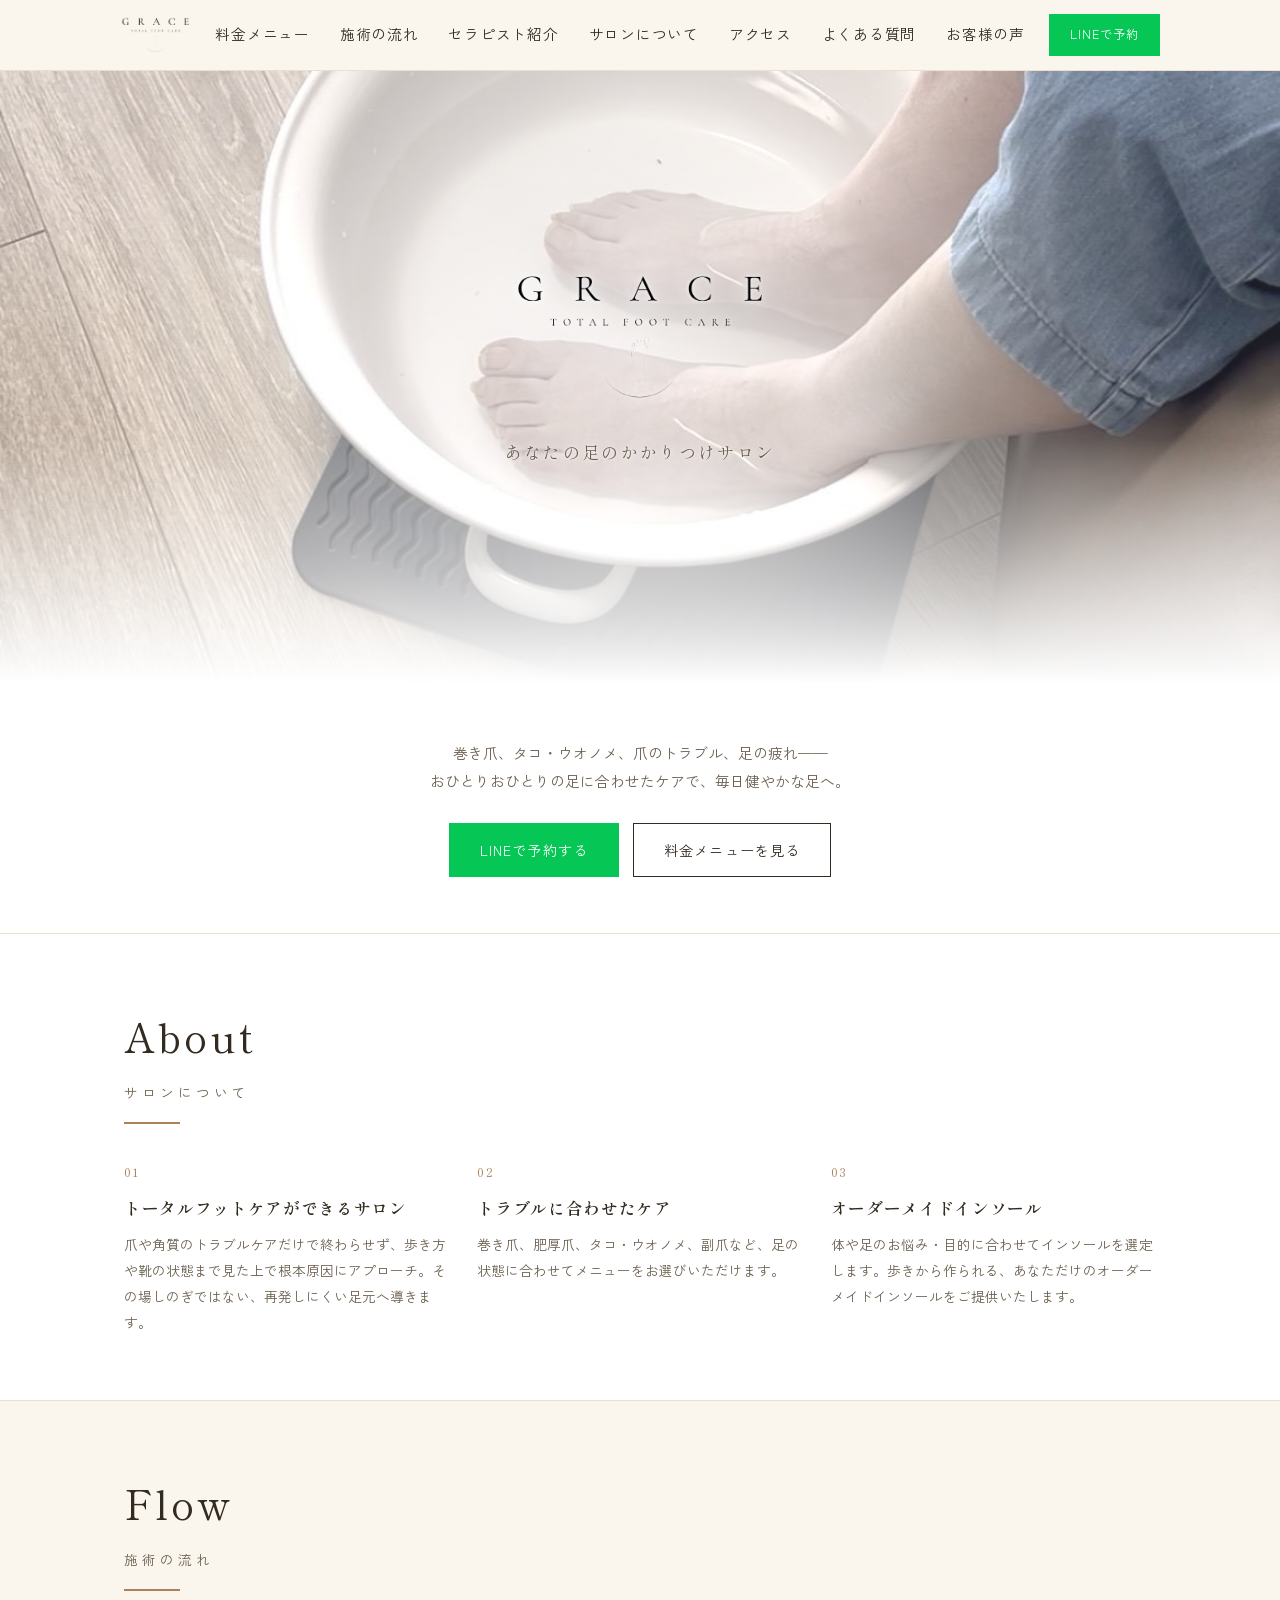
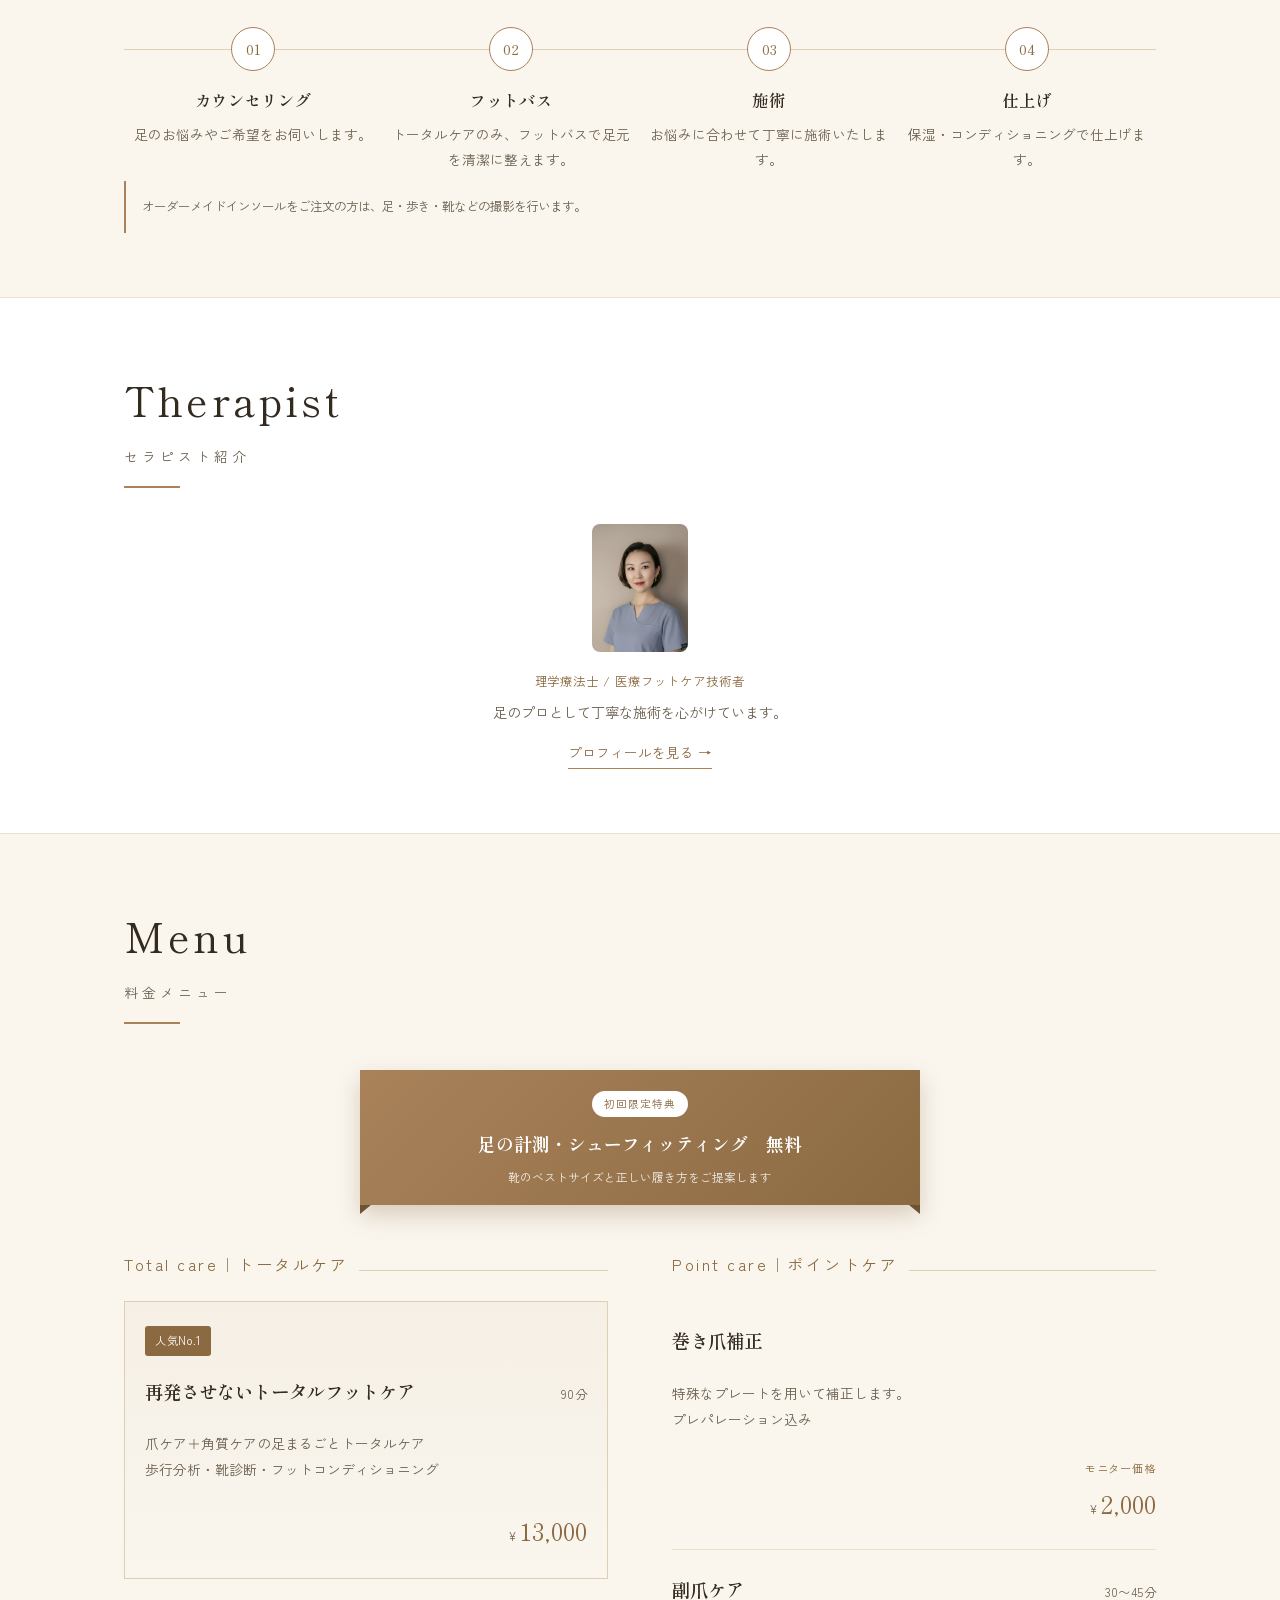
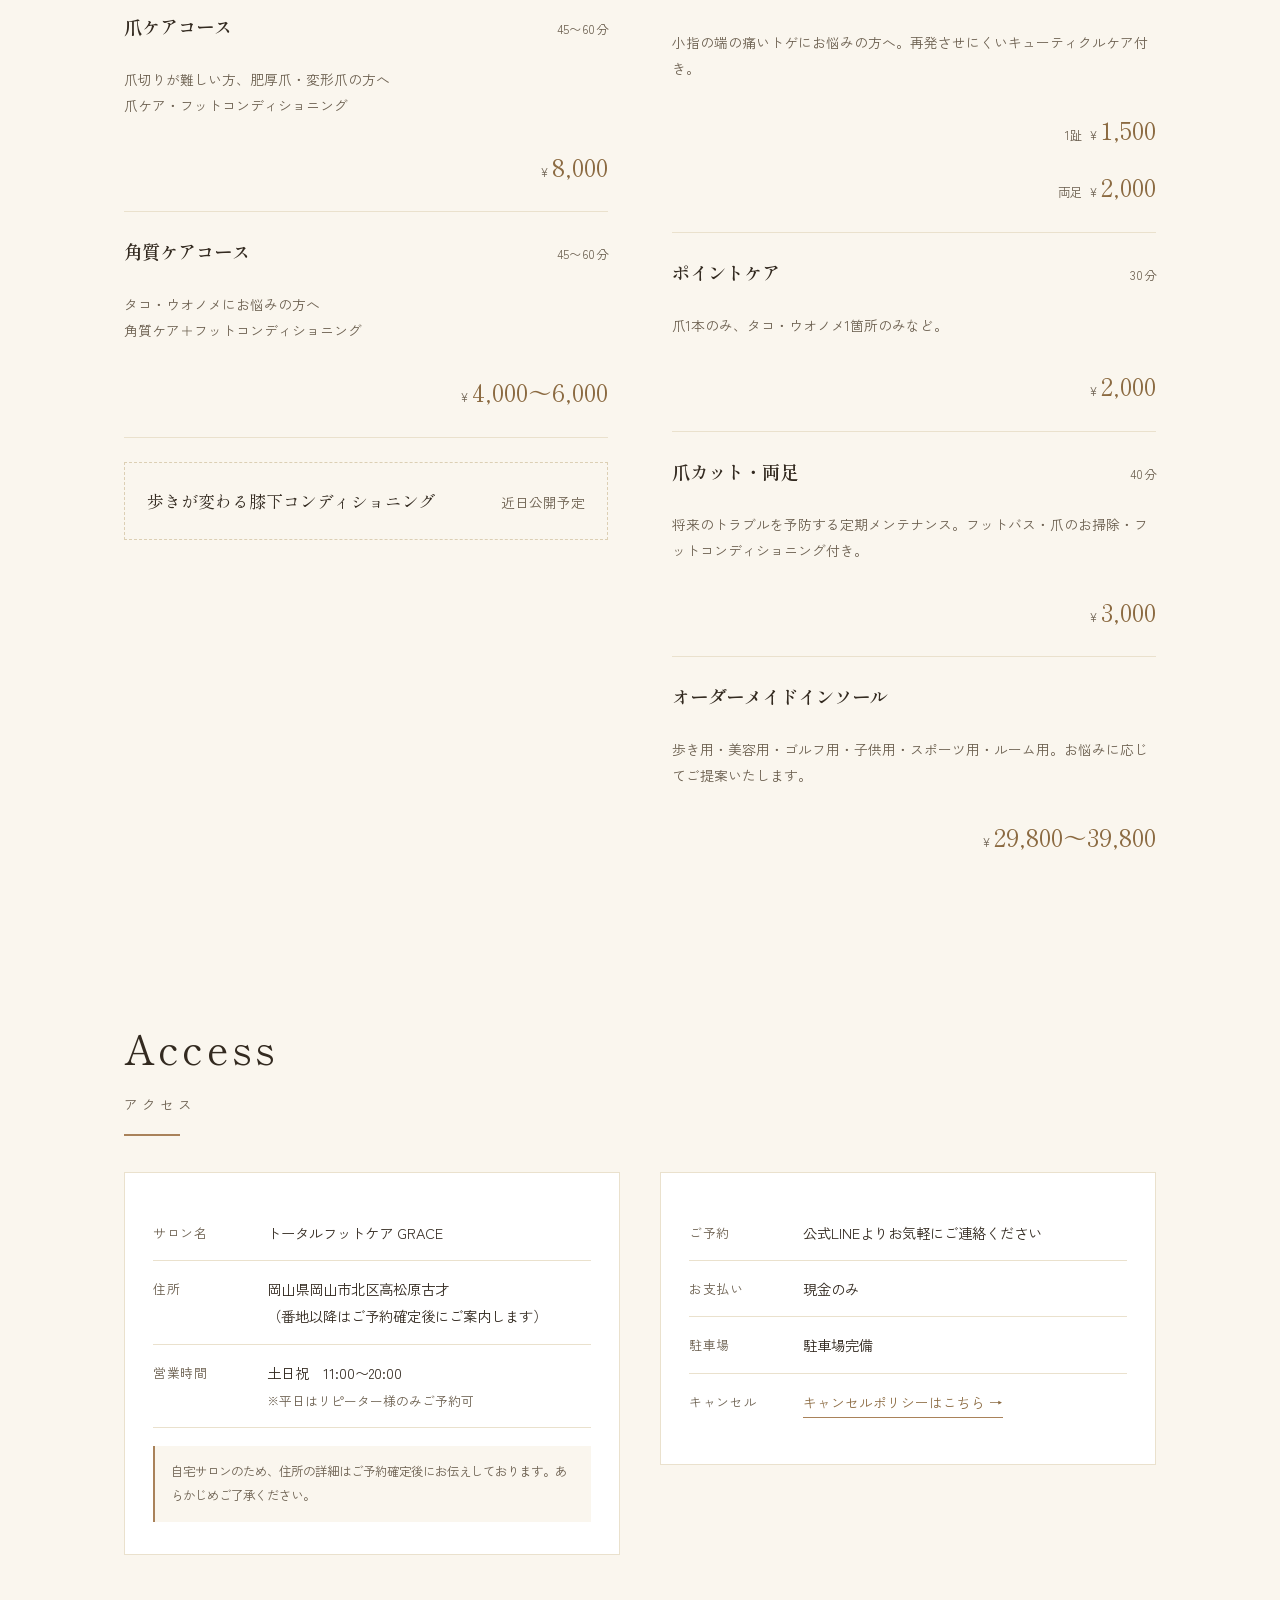
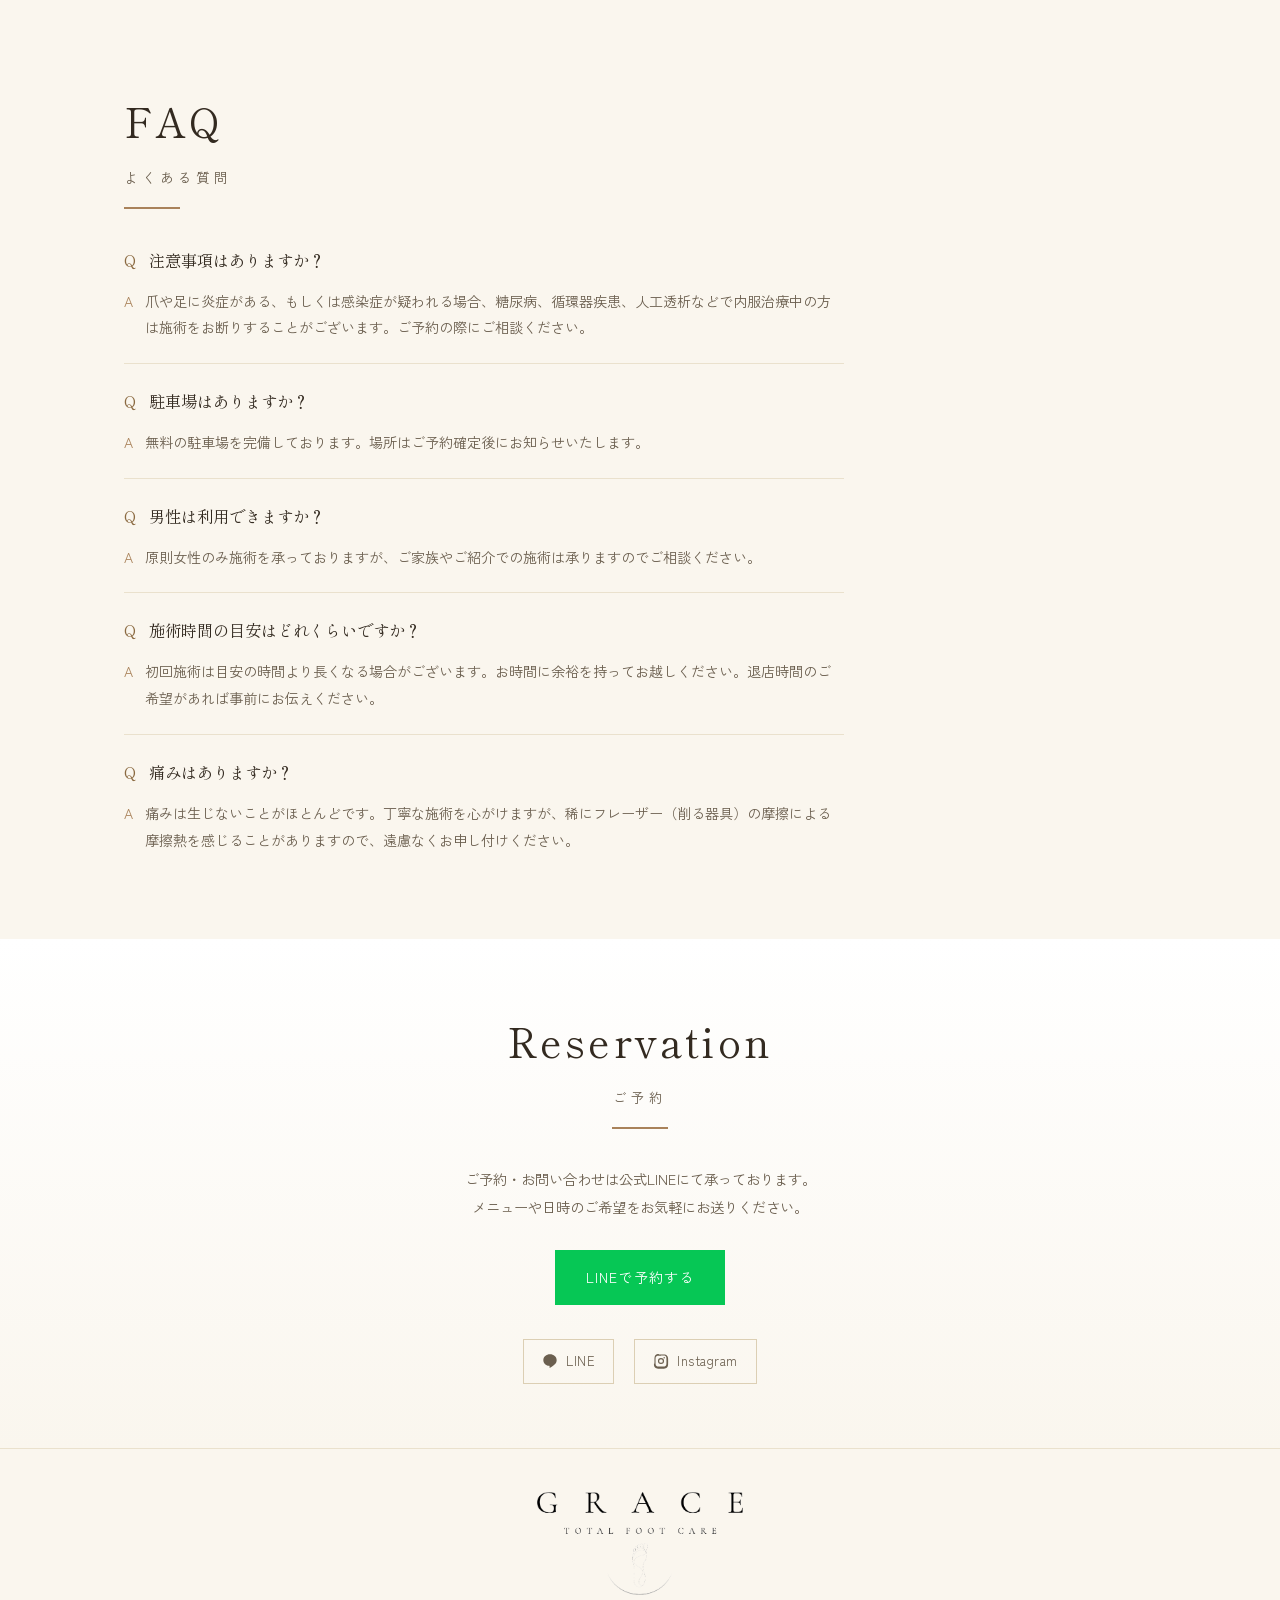
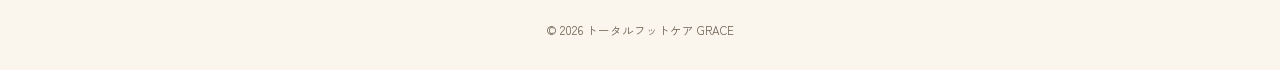
<file: index.html>
<!DOCTYPE html>
<html lang="ja">
<head>
<meta charset="UTF-8">
<meta name="viewport" content="width=device-width, initial-scale=1.0">
<title>トータルフットケア GRACE｜岡山市北区の自宅サロン</title>
<meta name="description" content="岡山市北区のトータルフットケアサロン GRACE。爪ケア・タコウオノメケア・オーダーメイドインソールなど、足のお悩みに寄り添う完全予約制の自宅サロンです。">
<link rel="preconnect" href="https://fonts.googleapis.com">
<link rel="preconnect" href="https://fonts.gstatic.com" crossorigin>
<link href="https://fonts.googleapis.com/css2?family=Shippori+Mincho:wght@400;500;600;700&family=Zen+Kaku+Gothic+New:wght@300;400;500;700&display=swap" rel="stylesheet">
<link rel="stylesheet" href="style.css">
</head>
<body>

<nav class="nav" id="siteNav">
  <div class="nav-inner">
    <a class="nav-brand" href="#top"><img src="logo.png" alt="トータルフットケア GRACE"></a>
    <button class="nav-toggle" id="navToggle" aria-label="メニューを開く" aria-expanded="false">
      <span></span><span></span><span></span>
    </button>
    <div class="nav-links" id="navLinks">
      <a href="#menu">料金メニュー</a>
      <a href="#flow">施術の流れ</a>
      <a href="#therapist">セラピスト紹介</a>
      <a href="#about">サロンについて</a>
      <a href="#access">アクセス</a>
      <a href="#faq">よくある質問</a>
      <a href="voice.html">お客様の声</a>
      <a class="nav-cta-mobile btn btn-line" href="https://lin.ee/wuQMf0Z">LINEで予約する</a>
    </div>
    <a class="nav-cta btn btn-line" href="#reserve" style="padding:8px 20px; font-size:0.78rem;">LINEで予約</a>
  </div>
</nav>

<div id="top"></div>
<header class="hero">
  <div class="hero-slideshow" id="heroSlideshow">
    <img class="hero-slide is-active" src="IMG_4897.jpeg" alt="サロン店内の様子" style="object-position:center 45%;">
    <img class="hero-slide" src="IMG_4895.jpeg" alt="フットケア施術の様子" style="object-position:center 50%;">
    <img class="hero-slide" src="IMG_4894.jpeg" alt="フットバスの様子" style="object-position:center 70%;">
    <img class="hero-slide" src="IMG_4893.jpeg" alt="フットケア施術の様子" style="object-position:center 50%;">
    <img class="hero-slide" src="IMG_4892.jpeg" alt="施術チェアのある個室" style="object-position:center 70%;">
    <img class="hero-slide" src="IMG_4891.jpeg" alt="サロン内観の収納棚" style="object-position:center 50%;">
    <img class="hero-slide" src="IMG_4888.jpeg" alt="サロン内観と施術チェア" style="object-position:center 65%;">
    <img class="hero-slide" src="IMG_4887.jpeg" alt="サロン内観の収納棚" style="object-position:center 55%;">
    <img class="hero-slide" src="IMG_4884.jpeg" alt="施術チェアと観葉植物" style="object-position:center 65%;">
    <img class="hero-slide" src="IMG_4882.jpeg" alt="施術道具と収納棚" style="object-position:center 50%;">
    <div class="hero-fade"></div>
    <div class="hero-overlay-content">
      <img class="hero-logo" src="logo.png" alt="トータルフットケア GRACE ロゴ">
      <p class="hero-tagline">あなたの足のかかりつけサロン</p>
    </div>
  </div>
  <div class="hero-panel">
    <p class="hero-lede">
      巻き爪、タコ・ウオノメ、爪のトラブル、足の疲れ——<br>
      おひとりおひとりの足に合わせたケアで、毎日健やかな足へ。
    </p>
    <div class="hero-buttons">
      <a class="btn btn-line" href="https://lin.ee/wuQMf0Z">LINEで予約する</a>
      <a class="btn btn-outline" href="#menu">料金メニューを見る</a>
    </div>
  </div>
</header>

<section id="about" class="about">
  <div class="wrap">
    <div class="section-head">
      <div class="en">About</div>
      <div class="jp">サロンについて</div>
      <div class="section-divider"></div>
    </div>
    <div class="about-grid">
      <div class="about-item">
        <div class="num">01</div>
        <h3>トータルフットケアができるサロン</h3>
        <p>爪や角質のトラブルケアだけで終わらせず、歩き方や靴の状態まで見た上で根本原因にアプローチ。その場しのぎではない、再発しにくい足元へ導きます。</p>
      </div>
      <div class="about-item">
        <div class="num">02</div>
        <h3>トラブルに合わせたケア</h3>
        <p>巻き爪、肥厚爪、タコ・ウオノメ、副爪など、足の状態に合わせてメニューをお選びいただけます。</p>
      </div>
      <div class="about-item">
        <div class="num">03</div>
        <h3>オーダーメイドインソール</h3>
        <p>体や足のお悩み・目的に合わせてインソールを選定します。歩きから作られる、あなただけのオーダーメイドインソールをご提供いたします。</p>
      </div>
    </div>
  </div>
</section>

<section id="flow">
  <div class="wrap">
    <div class="section-head">
      <div class="en">Flow</div>
      <div class="jp">施術の流れ</div>
      <div class="section-divider"></div>
    </div>
    <div class="process-grid">
      <div class="process-item">
        <div class="num">01</div>
        <div class="process-body">
          <h3>カウンセリング</h3>
          <p>足のお悩みやご希望をお伺いします。</p>
        </div>
      </div>
      <div class="process-item">
        <div class="num">02</div>
        <div class="process-body">
          <h3>フットバス</h3>
          <p>トータルケアのみ、フットバスで足元を清潔に整えます。</p>
        </div>
      </div>
      <div class="process-item">
        <div class="num">03</div>
        <div class="process-body">
          <h3>施術</h3>
          <p>お悩みに合わせて丁寧に施術いたします。</p>
        </div>
      </div>
      <div class="process-item">
        <div class="num">04</div>
        <div class="process-body">
          <h3>仕上げ</h3>
          <p>保湿・コンディショニングで仕上げます。</p>
        </div>
      </div>
    </div>
    <div class="process-note">
      オーダーメイドインソールをご注文の方は、足・歩き・靴などの撮影を行います。
    </div>
  </div>
</section>

<section id="therapist" style="background:var(--paper); border-top:1px solid var(--line-soft); border-bottom:1px solid var(--line-soft);">
  <div class="wrap">
    <div class="section-head">
      <div class="en">Therapist</div>
      <div class="jp">セラピスト紹介</div>
      <div class="section-divider"></div>
    </div>
    <div class="therapist-teaser">
      <img class="therapist-teaser-photo" src="therapist-photo.jpg" alt="セラピストの写真">
      <div class="therapist-teaser-text">
        <div class="therapist-role">理学療法士 / 医療フットケア技術者</div>
        <p>足のプロとして丁寧な施術を心がけています。</p>
        <a class="link-more" href="therapist.html">プロフィールを見る →</a>
      </div>
    </div>
  </div>
</section>

<section id="menu">
  <div class="wrap">
    <div class="section-head">
      <div class="en">Menu</div>
      <div class="jp">料金メニュー</div>
      <div class="section-divider"></div>
    </div>

    <div class="offer-wrap">
      <div class="offer-ribbon">
        <div>
          <span class="offer-badge">初回限定特典</span>
          <div class="offer-text">足の計測・シューフィッティング　無料</div>
          <div class="offer-sub">靴のベストサイズと正しい履き方をご提案します</div>
        </div>
      </div>
    </div>

    <div class="menu-groups">

      <!-- Total care -->
      <div>
        <div class="menu-group-title">Total care｜トータルケア</div>

        <div class="menu-item featured">
          <span class="badge">人気No.1</span>
          <div class="menu-item-top">
            <span class="menu-item-name">再発させないトータルフットケア</span>
            <span class="menu-item-time">90分</span>
          </div>
          <p class="menu-item-desc">
            爪ケア＋角質ケアの足まるごとトータルケア<br>
            歩行分析・靴診断・フットコンディショニング
          </p>
          <div class="menu-item-price-block">
            <span class="menu-item-price"><small>¥</small>13,000</span>
          </div>
        </div>

        <div class="menu-item">
          <div class="menu-item-top">
            <span class="menu-item-name">爪ケアコース</span>
            <span class="menu-item-time">45〜60分</span>
          </div>
          <p class="menu-item-desc">
            爪切りが難しい方、肥厚爪・変形爪の方へ<br>
            爪ケア・フットコンディショニング
          </p>
          <div class="menu-item-price-block">
            <span class="menu-item-price"><small>¥</small>8,000</span>
          </div>
        </div>

        <div class="menu-item">
          <div class="menu-item-top">
            <span class="menu-item-name">角質ケアコース</span>
            <span class="menu-item-time">45〜60分</span>
          </div>
          <p class="menu-item-desc">
            タコ・ウオノメにお悩みの方へ<br>
            角質ケア＋フットコンディショニング
          </p>
          <div class="menu-item-price-block">
            <span class="menu-item-price"><small>¥</small>4,000〜6,000</span>
          </div>
        </div>

        <div class="soon">
          <span class="name">歩きが変わる膝下コンディショニング</span>
          <span>近日公開予定</span>
        </div>
      </div>

      <!-- Point care -->
      <div>
        <div class="menu-group-title">Point care｜ポイントケア</div>

        <div class="menu-item">
          <div class="menu-item-top">
            <span class="menu-item-name">巻き爪補正</span>
          </div>
          <p class="menu-item-desc">
            特殊なプレートを用いて補正します。<br>
            プレパレーション込み
          </p>
          <div class="menu-item-price-block">
            <span class="price-label">モニター価格</span>
            <span class="menu-item-price"><small>¥</small>2,000</span>
          </div>
        </div>

        <div class="menu-item">
          <div class="menu-item-top">
            <span class="menu-item-name">副爪ケア</span>
            <span class="menu-item-time">30〜45分</span>
          </div>
          <p class="menu-item-desc">小指の端の痛いトゲにお悩みの方へ。再発させにくいキューティクルケア付き。</p>
          <div class="menu-item-price-row">
            <span class="menu-item-sub">1趾</span>
            <span class="menu-item-price"><small>¥</small>1,500</span>
          </div>
          <div class="menu-item-price-row">
            <span class="menu-item-sub">両足</span>
            <span class="menu-item-price"><small>¥</small>2,000</span>
          </div>
        </div>

        <div class="menu-item">
          <div class="menu-item-top">
            <span class="menu-item-name">ポイントケア</span>
            <span class="menu-item-time">30分</span>
          </div>
          <p class="menu-item-desc">爪1本のみ、タコ・ウオノメ1箇所のみなど。</p>
          <div class="menu-item-price-block">
            <span class="menu-item-price"><small>¥</small>2,000</span>
          </div>
        </div>

        <div class="menu-item">
          <div class="menu-item-top">
            <span class="menu-item-name">爪カット・両足</span>
            <span class="menu-item-time">40分</span>
          </div>
          <p class="menu-item-desc">将来のトラブルを予防する定期メンテナンス。フットバス・爪のお掃除・フットコンディショニング付き。</p>
          <div class="menu-item-price-block">
            <span class="menu-item-price"><small>¥</small>3,000</span>
          </div>
        </div>

        <div class="menu-item" style="border-bottom:none;">
          <div class="menu-item-top">
            <span class="menu-item-name">オーダーメイドインソール</span>
          </div>
          <p class="menu-item-desc">歩き用・美容用・ゴルフ用・子供用・スポーツ用・ルーム用。お悩みに応じてご提案いたします。</p>
          <div class="menu-item-price-row">
            <span class="menu-item-price"><small>¥</small>29,800〜39,800</span>
          </div>
        </div>
      </div>

    </div>
  </div>
</section>

<section id="access">
  <div class="wrap">
    <div class="section-head">
      <div class="en">Access</div>
      <div class="jp">アクセス</div>
      <div class="section-divider"></div>
    </div>

    <div class="access-layout">
      <div class="access-card">
        <div class="access-row">
          <span class="k">サロン名</span>
          <span class="v">トータルフットケア GRACE</span>
        </div>
        <div class="access-row">
          <span class="k">住所</span>
          <span class="v">岡山県岡山市北区高松原古才<br>（番地以降はご予約確定後にご案内します）</span>
        </div>
        <div class="access-row">
          <span class="k">営業時間</span>
          <span class="v">土日祝　11:00〜20:00<br><span style="font-size:0.8rem; color:var(--ink-soft);">※平日はリピーター様のみご予約可</span></span>
        </div>
        <div class="note">
          自宅サロンのため、住所の詳細はご予約確定後にお伝えしております。あらかじめご了承ください。
        </div>
      </div>
      <div class="access-card">
        <div class="access-row">
          <span class="k">ご予約</span>
          <span class="v">公式LINEよりお気軽にご連絡ください</span>
        </div>
        <div class="access-row">
          <span class="k">お支払い</span>
          <span class="v">現金のみ</span>
        </div>
        <div class="access-row">
          <span class="k">駐車場</span>
          <span class="v">駐車場完備</span>
        </div>
        <div class="access-row">
          <span class="k">キャンセル</span>
          <span class="v"><a class="link-more" href="cancel-policy.html">キャンセルポリシーはこちら →</a></span>
        </div>
      </div>
    </div>
  </div>
</section>

<section id="faq">
  <div class="wrap">
    <div class="section-head">
      <div class="en">FAQ</div>
      <div class="jp">よくある質問</div>
      <div class="section-divider"></div>
    </div>

    <div class="faq-list">
      <div class="faq-item">
        <div class="faq-q"><span class="mark">Q</span><span>注意事項はありますか？</span></div>
        <div class="faq-a"><span class="mark">A</span><span>爪や足に炎症がある、もしくは感染症が疑われる場合、糖尿病、循環器疾患、人工透析などで内服治療中の方は施術をお断りすることがございます。ご予約の際にご相談ください。</span></div>
      </div>
      <div class="faq-item">
        <div class="faq-q"><span class="mark">Q</span><span>駐車場はありますか？</span></div>
        <div class="faq-a"><span class="mark">A</span><span>無料の駐車場を完備しております。場所はご予約確定後にお知らせいたします。</span></div>
      </div>
      <div class="faq-item">
        <div class="faq-q"><span class="mark">Q</span><span>男性は利用できますか？</span></div>
        <div class="faq-a"><span class="mark">A</span><span>原則女性のみ施術を承っておりますが、ご家族やご紹介での施術は承りますのでご相談ください。</span></div>
      </div>
      <div class="faq-item">
        <div class="faq-q"><span class="mark">Q</span><span>施術時間の目安はどれくらいですか？</span></div>
        <div class="faq-a"><span class="mark">A</span><span>初回施術は目安の時間より長くなる場合がございます。お時間に余裕を持ってお越しください。退店時間のご希望があれば事前にお伝えください。</span></div>
      </div>
      <div class="faq-item">
        <div class="faq-q"><span class="mark">Q</span><span>痛みはありますか？</span></div>
        <div class="faq-a"><span class="mark">A</span><span>痛みは生じないことがほとんどです。丁寧な施術を心がけますが、稀にフレーザー（削る器具）の摩擦による摩擦熱を感じることがありますので、遠慮なくお申し付けください。</span></div>
      </div>
    </div>
  </div>
</section>

<section id="reserve" class="reserve">
  <div class="wrap">
    <div class="section-head" style="text-align:center;">
      <div class="en">Reservation</div>
      <div class="jp">ご予約</div>
      <div class="section-divider" style="margin-left:auto; margin-right:auto;"></div>
    </div>
    <p>ご予約・お問い合わせは公式LINEにて承っております。<br>メニューや日時のご希望をお気軽にお送りください。</p>
    <div class="hero-buttons">
      <a class="btn btn-line" href="https://lin.ee/wuQMf0Z">LINEで予約する</a>
    </div>

    <div class="sns-row">
      <a class="sns-link" href="https://lin.ee/wuQMf0Z">
        <svg viewBox="0 0 24 24"><path d="M12 2C6.48 2 2 5.94 2 10.7c0 4.27 3.6 7.85 8.44 8.55.33.07.78.22.9.5.1.26.07.66.03.92l-.14.87c-.04.26-.2 1 .87.55 1.08-.46 5.8-3.42 7.9-5.85C21.5 14.02 22 12.4 22 10.7 22 5.94 17.52 2 12 2z"/></svg>
        LINE
      </a>
      <a class="sns-link" href="https://www.instagram.com/footcare_grace?stkn=cjIyN3F4c3U5N2Vq&utm_source=qr">
        <svg viewBox="0 0 24 24"><path d="M12 2.2c2.9 0 3.3 0 4.4.06 1.1.05 1.9.24 2.6.5.7.27 1.3.65 1.9 1.25.6.6.98 1.2 1.25 1.9.26.7.45 1.5.5 2.6.05 1.1.06 1.5.06 4.4s0 3.3-.06 4.4c-.05 1.1-.24 1.9-.5 2.6a5.2 5.2 0 0 1-1.25 1.9 5.2 5.2 0 0 1-1.9 1.25c-.7.26-1.5.45-2.6.5-1.1.05-1.5.06-4.4.06s-3.3 0-4.4-.06c-1.1-.05-1.9-.24-2.6-.5a5.2 5.2 0 0 1-1.9-1.25 5.2 5.2 0 0 1-1.25-1.9c-.26-.7-.45-1.5-.5-2.6C2.2 15.3 2.2 14.9 2.2 12s0-3.3.06-4.4c.05-1.1.24-1.9.5-2.6.27-.7.65-1.3 1.25-1.9.6-.6 1.2-.98 1.9-1.25.7-.26 1.5-.45 2.6-.5C8.7 2.2 9.1 2.2 12 2.2zm0 1.8c-2.85 0-3.2 0-4.3.06-.9.04-1.4.2-1.72.33-.43.17-.74.37-1.06.7-.32.32-.52.63-.7 1.06-.13.32-.29.82-.33 1.72C3.83 8.8 3.83 9.15 3.83 12s0 3.2.06 4.3c.04.9.2 1.4.33 1.72.17.43.37.74.7 1.06.32.32.63.52 1.06.7.32.13.82.29 1.72.33 1.1.06 1.45.06 4.3.06s3.2 0 4.3-.06c.9-.04 1.4-.2 1.72-.33.43-.17.74-.37 1.06-.7.32-.32.52-.63.7-1.06.13-.32.29-.82.33-1.72.06-1.1.06-1.45.06-4.3s0-3.2-.06-4.3c-.04-.9-.2-1.4-.33-1.72a2.8 2.8 0 0 0-.7-1.06 2.8 2.8 0 0 0-1.06-.7c-.32-.13-.82-.29-1.72-.33-1.1-.06-1.45-.06-4.3-.06zm0 3.4a4.6 4.6 0 1 1 0 9.2 4.6 4.6 0 0 1 0-9.2zm0 1.8a2.8 2.8 0 1 0 0 5.6 2.8 2.8 0 0 0 0-5.6zm5.85-2a1.08 1.08 0 1 1-2.16 0 1.08 1.08 0 0 1 2.16 0z"/></svg>
        Instagram
      </a>
    </div>
  </div>
</section>

<footer>
  <div class="wrap">
    <img class="footer-logo-img" src="logo.png" alt="トータルフットケア GRACE">
    <div class="footer-copy">&copy; 2026 トータルフットケア GRACE</div>
  </div>
</footer>

<script>
(function(){
  var slides = document.querySelectorAll('#heroSlideshow .hero-slide');
  if(!slides.length) return;
  var current = 0;
  setInterval(function(){
    slides[current].classList.remove('is-active');
    current = (current + 1) % slides.length;
    slides[current].classList.add('is-active');
  }, 2600);
})();
(function(){
  var nav = document.getElementById('siteNav');
  var toggle = document.getElementById('navToggle');
  var links = document.getElementById('navLinks');
  if(!nav || !toggle || !links) return;
  toggle.addEventListener('click', function(){
    var open = nav.classList.toggle('is-open');
    toggle.setAttribute('aria-expanded', open ? 'true' : 'false');
  });
  links.querySelectorAll('a').forEach(function(a){
    a.addEventListener('click', function(){
      nav.classList.remove('is-open');
      toggle.setAttribute('aria-expanded', 'false');
    });
  });
})();
</script>
</body>
</html>
</file>
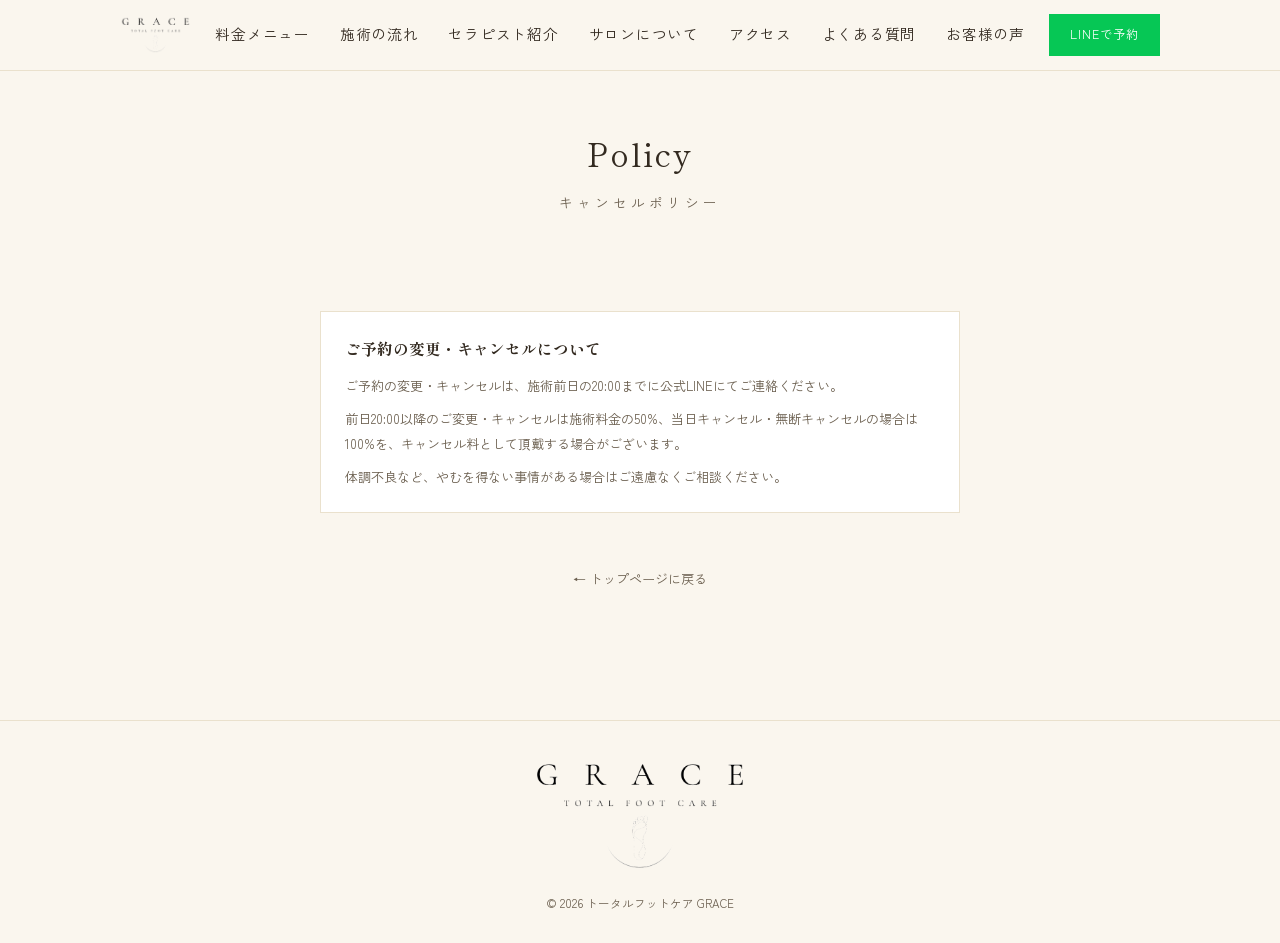
<file: cancel-policy.html>
<!DOCTYPE html>
<html lang="ja">
<head>
<meta charset="UTF-8">
<meta name="viewport" content="width=device-width, initial-scale=1.0">
<title>キャンセルポリシー｜トータルフットケア GRACE</title>
<meta name="description" content="トータルフットケア GRACEのご予約キャンセルポリシーについてのご案内です。">
<link rel="preconnect" href="https://fonts.googleapis.com">
<link rel="preconnect" href="https://fonts.gstatic.com" crossorigin>
<link href="https://fonts.googleapis.com/css2?family=Shippori+Mincho:wght@400;500;600;700&family=Zen+Kaku+Gothic+New:wght@300;400;500;700&display=swap" rel="stylesheet">
<link rel="stylesheet" href="style.css">
</head>
<body>

<nav class="nav" id="siteNav">
  <div class="nav-inner">
    <a class="nav-brand" href="index.html"><img src="logo.png" alt="トータルフットケア GRACE"></a>
    <button class="nav-toggle" id="navToggle" aria-label="メニューを開く" aria-expanded="false">
      <span></span><span></span><span></span>
    </button>
    <div class="nav-links" id="navLinks">
      <a href="index.html#menu">料金メニュー</a>
      <a href="index.html#flow">施術の流れ</a>
      <a href="therapist.html">セラピスト紹介</a>
      <a href="index.html#about">サロンについて</a>
      <a href="index.html#access">アクセス</a>
      <a href="index.html#faq">よくある質問</a>
      <a href="voice.html">お客様の声</a>
      <a class="nav-cta-mobile btn btn-line" href="https://lin.ee/wuQMf0Z">LINEで予約する</a>
    </div>
    <a class="nav-cta btn btn-line" href="index.html#reserve" style="padding:8px 20px; font-size:0.78rem;">LINEで予約</a>
  </div>
</nav>

<section class="subpage-hero">
  <div class="wrap">
    <div class="en">Policy</div>
    <div class="jp">キャンセルポリシー</div>
  </div>
</section>

<section>
  <div class="wrap">
    <div class="subpage-body">
      <div class="policy-note" style="max-width:100%; margin-top:0;">
        <h4>ご予約の変更・キャンセルについて</h4>
        <p>ご予約の変更・キャンセルは、施術前日の20:00までに公式LINEにてご連絡ください。</p>
        <p>前日20:00以降のご変更・キャンセルは施術料金の50%、当日キャンセル・無断キャンセルの場合は100%を、キャンセル料として頂戴する場合がございます。</p>
        <p>体調不良など、やむを得ない事情がある場合はご遠慮なくご相談ください。</p>
      </div>
      <div style="text-align:center; margin-top:32px;">
        <a class="back-link" href="index.html">← トップページに戻る</a>
      </div>
    </div>
  </div>
</section>

<footer>
  <div class="wrap">
    <img class="footer-logo-img" src="logo.png" alt="トータルフットケア GRACE">
    <div class="footer-copy">&copy; 2026 トータルフットケア GRACE</div>
  </div>
</footer>

<script>
(function(){
  var nav = document.getElementById('siteNav');
  var toggle = document.getElementById('navToggle');
  var links = document.getElementById('navLinks');
  if(!nav || !toggle || !links) return;
  toggle.addEventListener('click', function(){
    var open = nav.classList.toggle('is-open');
    toggle.setAttribute('aria-expanded', open ? 'true' : 'false');
  });
  links.querySelectorAll('a').forEach(function(a){
    a.addEventListener('click', function(){
      nav.classList.remove('is-open');
      toggle.setAttribute('aria-expanded', 'false');
    });
  });
})();
</script>
</body>
</html>
</file>
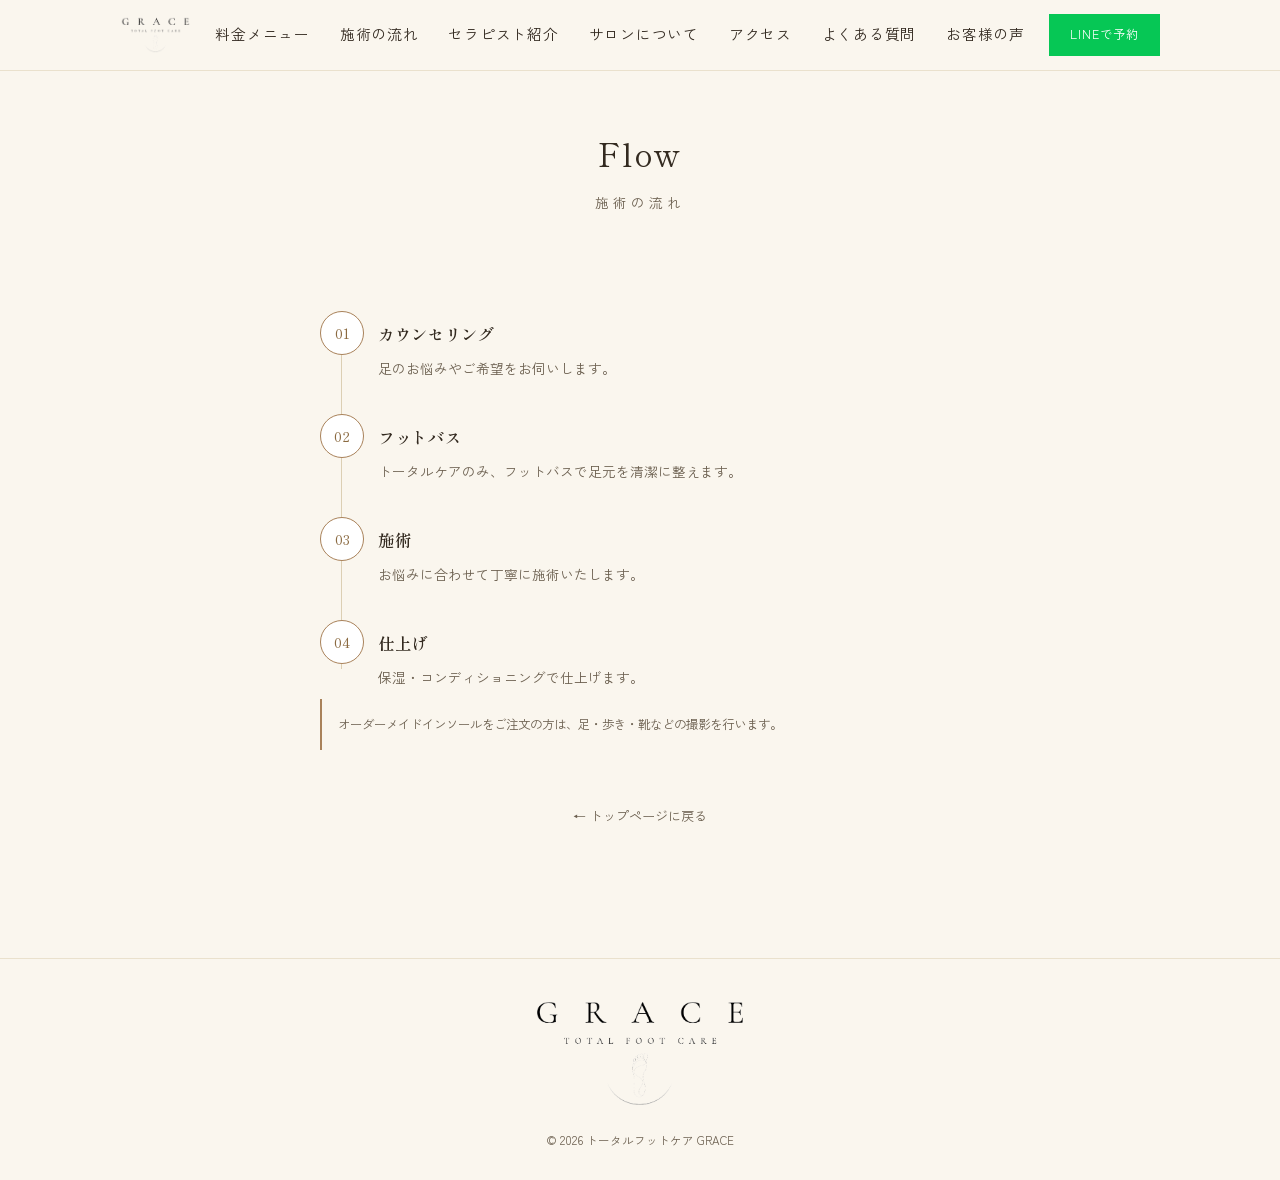
<file: flow.html>
<!DOCTYPE html>
<html lang="ja">
<head>
<meta charset="UTF-8">
<meta name="viewport" content="width=device-width, initial-scale=1.0">
<title>施術の流れ｜トータルフットケア GRACE</title>
<meta name="description" content="トータルフットケア GRACEでの施術の流れをご紹介します。">
<link rel="preconnect" href="https://fonts.googleapis.com">
<link rel="preconnect" href="https://fonts.gstatic.com" crossorigin>
<link href="https://fonts.googleapis.com/css2?family=Shippori+Mincho:wght@400;500;600;700&family=Zen+Kaku+Gothic+New:wght@300;400;500;700&display=swap" rel="stylesheet">
<link rel="stylesheet" href="style.css">
<style>
  /* This page is always a vertical timeline, even on wide screens */
  .process-grid{ flex-direction:column !important; }
  .process-grid::before{ left:21px !important; right:auto !important; top:22px !important; bottom:22px !important; width:1px !important; height:auto !important; }
  .process-item{ flex-direction:row !important; align-items:flex-start !important; text-align:left !important; padding:0 0 32px 0 !important; }
  .process-item:last-child{ padding-bottom:0 !important; }
  .process-item .process-body{ padding-top:8px !important; }
</style>
</head>
<body>

<nav class="nav" id="siteNav">
  <div class="nav-inner">
    <a class="nav-brand" href="index.html"><img src="logo.png" alt="トータルフットケア GRACE"></a>
    <button class="nav-toggle" id="navToggle" aria-label="メニューを開く" aria-expanded="false">
      <span></span><span></span><span></span>
    </button>
    <div class="nav-links" id="navLinks">
      <a href="index.html#menu">料金メニュー</a>
      <a href="flow.html">施術の流れ</a>
      <a href="therapist.html">セラピスト紹介</a>
      <a href="index.html#about">サロンについて</a>
      <a href="index.html#access">アクセス</a>
      <a href="index.html#faq">よくある質問</a>
      <a href="voice.html">お客様の声</a>
      <a class="nav-cta-mobile btn btn-line" href="https://lin.ee/wuQMf0Z">LINEで予約する</a>
    </div>
    <a class="nav-cta btn btn-line" href="index.html#reserve" style="padding:8px 20px; font-size:0.78rem;">LINEで予約</a>
  </div>
</nav>

<section class="subpage-hero">
  <div class="wrap">
    <div class="en">Flow</div>
    <div class="jp">施術の流れ</div>
  </div>
</section>

<section>
  <div class="wrap">
    <div class="subpage-body">
      <div class="process-grid" style="flex-direction:column;">
        <div class="process-item">
          <div class="num">01</div>
          <div class="process-body">
            <h3>カウンセリング</h3>
            <p>足のお悩みやご希望をお伺いします。</p>
          </div>
        </div>
        <div class="process-item">
          <div class="num">02</div>
          <div class="process-body">
            <h3>フットバス</h3>
            <p>トータルケアのみ、フットバスで足元を清潔に整えます。</p>
          </div>
        </div>
        <div class="process-item">
          <div class="num">03</div>
          <div class="process-body">
            <h3>施術</h3>
            <p>お悩みに合わせて丁寧に施術いたします。</p>
          </div>
        </div>
        <div class="process-item">
          <div class="num">04</div>
          <div class="process-body">
            <h3>仕上げ</h3>
            <p>保湿・コンディショニングで仕上げます。</p>
          </div>
        </div>
      </div>
      <div class="process-note">
        オーダーメイドインソールをご注文の方は、足・歩き・靴などの撮影を行います。
      </div>
      <div style="text-align:center; margin-top:32px;">
        <a class="back-link" href="index.html">← トップページに戻る</a>
      </div>
    </div>
  </div>
</section>

<footer>
  <div class="wrap">
    <img class="footer-logo-img" src="logo.png" alt="トータルフットケア GRACE">
    <div class="footer-copy">&copy; 2026 トータルフットケア GRACE</div>
  </div>
</footer>

<script>
(function(){
  var nav = document.getElementById('siteNav');
  var toggle = document.getElementById('navToggle');
  var links = document.getElementById('navLinks');
  if(!nav || !toggle || !links) return;
  toggle.addEventListener('click', function(){
    var open = nav.classList.toggle('is-open');
    toggle.setAttribute('aria-expanded', open ? 'true' : 'false');
  });
  links.querySelectorAll('a').forEach(function(a){
    a.addEventListener('click', function(){
      nav.classList.remove('is-open');
      toggle.setAttribute('aria-expanded', 'false');
    });
  });
})();
</script>
</body>
</html>
</file>
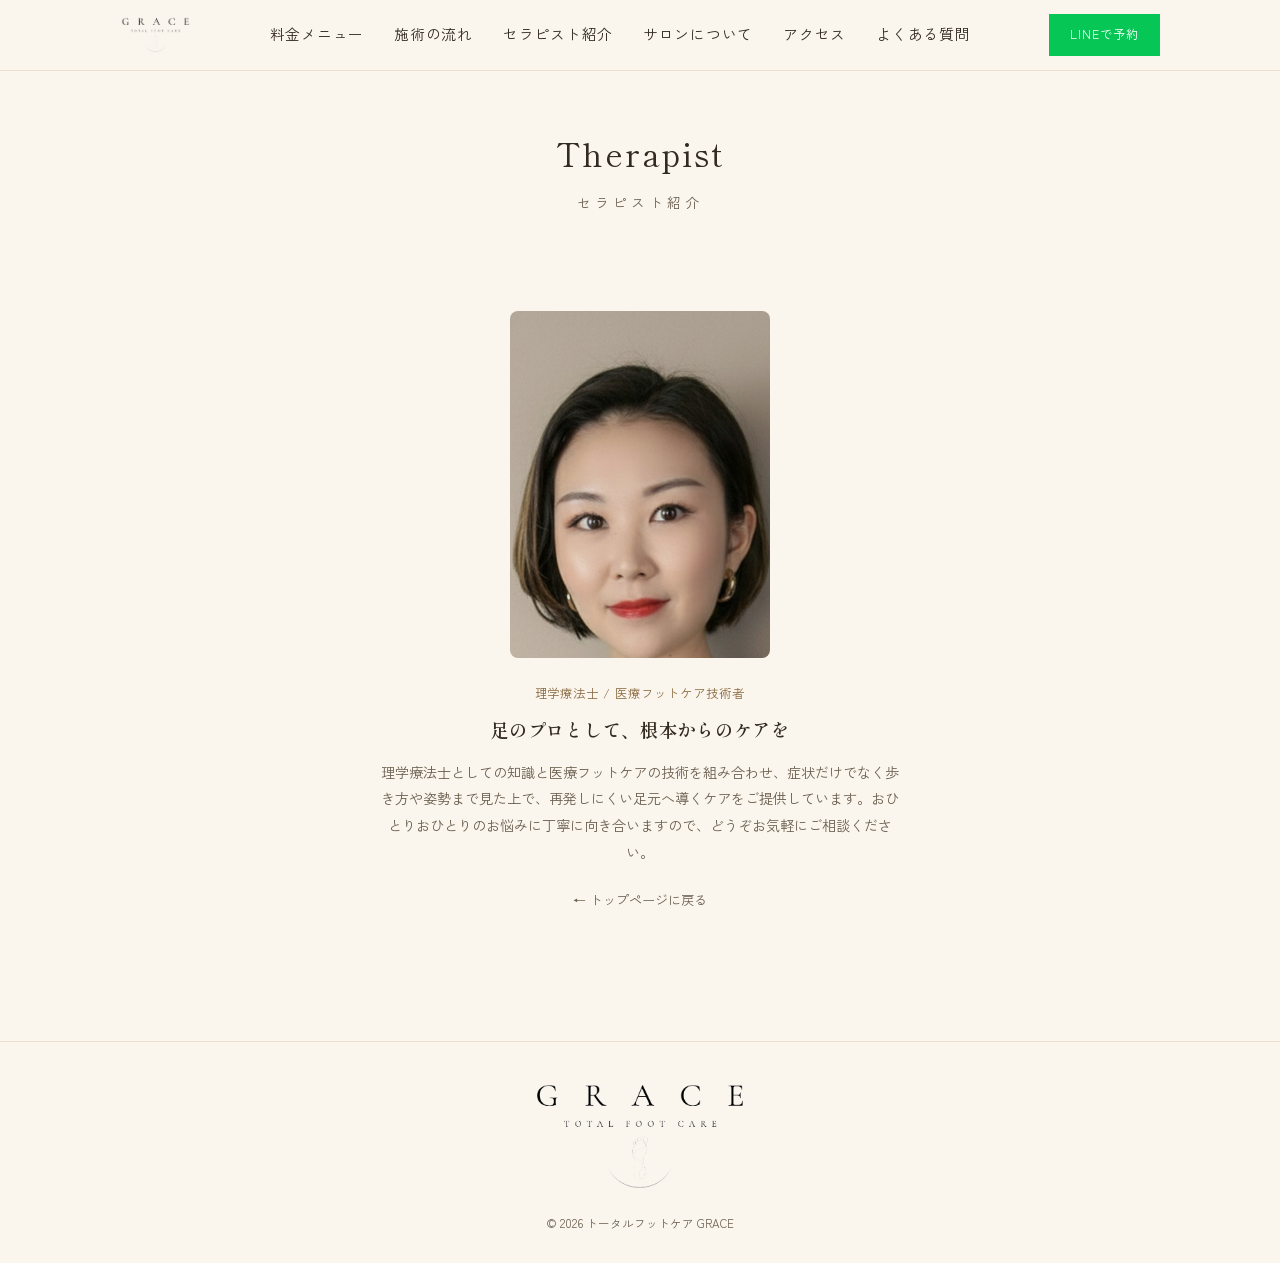
<file: therapist.html>
<!DOCTYPE html>
<html lang="ja">
<head>
<meta charset="UTF-8">
<meta name="viewport" content="width=device-width, initial-scale=1.0">
<title>セラピスト紹介｜トータルフットケア GRACE</title>
<meta name="description" content="トータルフットケア GRACEのセラピスト紹介ページです。">
<link rel="preconnect" href="https://fonts.googleapis.com">
<link rel="preconnect" href="https://fonts.gstatic.com" crossorigin>
<link href="https://fonts.googleapis.com/css2?family=Shippori+Mincho:wght@400;500;600;700&family=Zen+Kaku+Gothic+New:wght@300;400;500;700&display=swap" rel="stylesheet">
<link rel="stylesheet" href="style.css">
</head>
<body>

<nav class="nav" id="siteNav">
  <div class="nav-inner">
    <a class="nav-brand" href="index.html"><img src="logo.png" alt="トータルフットケア GRACE"></a>
    <button class="nav-toggle" id="navToggle" aria-label="メニューを開く" aria-expanded="false">
      <span></span><span></span><span></span>
    </button>
    <div class="nav-links" id="navLinks">
      <a href="index.html#menu">料金メニュー</a>
      <a href="index.html#flow">施術の流れ</a>
      <a href="therapist.html">セラピスト紹介</a>
      <a href="index.html#about">サロンについて</a>
      <a href="index.html#access">アクセス</a>
      <a href="index.html#faq">よくある質問</a>
      <a class="nav-cta-mobile btn btn-line" href="https://lin.ee/wuQMf0Z">LINEで予約する</a>
    </div>
    <a class="nav-cta btn btn-line" href="index.html#reserve" style="padding:8px 20px; font-size:0.78rem;">LINEで予約</a>
  </div>
</nav>

<section class="subpage-hero">
  <div class="wrap">
    <div class="en">Therapist</div>
    <div class="jp">セラピスト紹介</div>
  </div>
</section>

<section>
  <div class="wrap">
    <div class="subpage-body">
      <div class="therapist-card">
        <img class="therapist-photo" src="therapist-face.jpg" alt="セラピストの写真">
        <div class="therapist-info">
          <div class="therapist-role">理学療法士 / 医療フットケア技術者</div>
          <h3>足のプロとして、根本からのケアを</h3>
          <p>理学療法士としての知識と医療フットケアの技術を組み合わせ、症状だけでなく歩き方や姿勢まで見た上で、再発しにくい足元へ導くケアをご提供しています。おひとりおひとりのお悩みに丁寧に向き合いますので、どうぞお気軽にご相談ください。</p>
        </div>
      </div>
      <div style="text-align:center;">
        <a class="back-link" href="index.html">← トップページに戻る</a>
      </div>
    </div>
  </div>
</section>

<footer>
  <div class="wrap">
    <img class="footer-logo-img" src="logo.png" alt="トータルフットケア GRACE">
    <div class="footer-copy">&copy; 2026 トータルフットケア GRACE</div>
  </div>
</footer>

<script>
(function(){
  var nav = document.getElementById('siteNav');
  var toggle = document.getElementById('navToggle');
  var links = document.getElementById('navLinks');
  if(!nav || !toggle || !links) return;
  toggle.addEventListener('click', function(){
    var open = nav.classList.toggle('is-open');
    toggle.setAttribute('aria-expanded', open ? 'true' : 'false');
  });
  links.querySelectorAll('a').forEach(function(a){
    a.addEventListener('click', function(){
      nav.classList.remove('is-open');
      toggle.setAttribute('aria-expanded', 'false');
    });
  });
})();
</script>
</body>
</html>
</file>
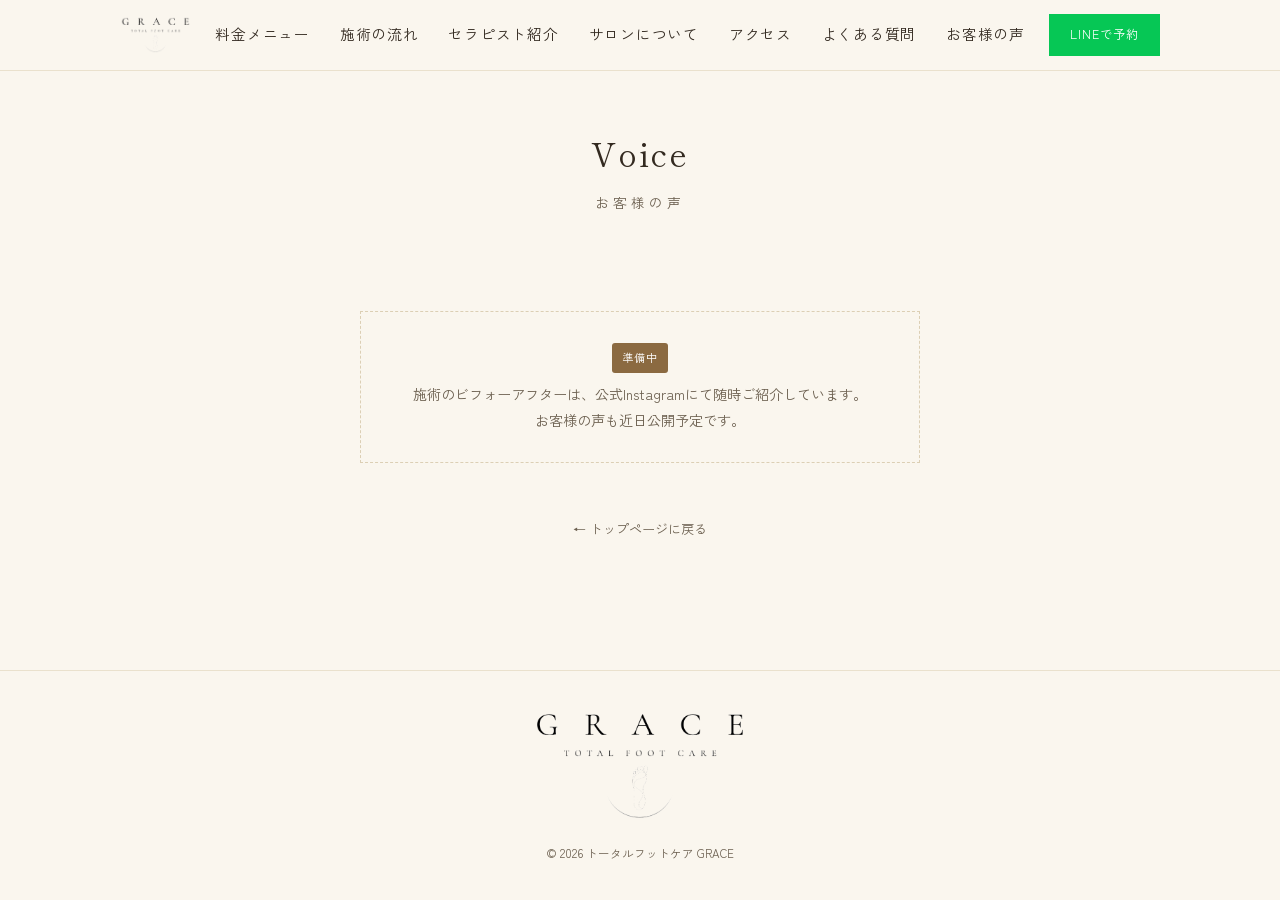
<file: voice.html>
<!DOCTYPE html>
<html lang="ja">
<head>
<meta charset="UTF-8">
<meta name="viewport" content="width=device-width, initial-scale=1.0">
<title>お客様の声｜トータルフットケア GRACE</title>
<meta name="description" content="トータルフットケア GRACEのお客様の声ページです。">
<link rel="preconnect" href="https://fonts.googleapis.com">
<link rel="preconnect" href="https://fonts.gstatic.com" crossorigin>
<link href="https://fonts.googleapis.com/css2?family=Shippori+Mincho:wght@400;500;600;700&family=Zen+Kaku+Gothic+New:wght@300;400;500;700&display=swap" rel="stylesheet">
<link rel="stylesheet" href="style.css">
</head>
<body>

<nav class="nav" id="siteNav">
  <div class="nav-inner">
    <a class="nav-brand" href="index.html"><img src="logo.png" alt="トータルフットケア GRACE"></a>
    <button class="nav-toggle" id="navToggle" aria-label="メニューを開く" aria-expanded="false">
      <span></span><span></span><span></span>
    </button>
    <div class="nav-links" id="navLinks">
      <a href="index.html#menu">料金メニュー</a>
      <a href="index.html#flow">施術の流れ</a>
      <a href="therapist.html">セラピスト紹介</a>
      <a href="index.html#about">サロンについて</a>
      <a href="index.html#access">アクセス</a>
      <a href="index.html#faq">よくある質問</a>
      <a href="voice.html">お客様の声</a>
      <a class="nav-cta-mobile btn btn-line" href="https://lin.ee/wuQMf0Z">LINEで予約する</a>
    </div>
    <a class="nav-cta btn btn-line" href="index.html#reserve" style="padding:8px 20px; font-size:0.78rem;">LINEで予約</a>
  </div>
</nav>

<section class="subpage-hero">
  <div class="wrap">
    <div class="en">Voice</div>
    <div class="jp">お客様の声</div>
  </div>
</section>

<section>
  <div class="wrap">
    <div class="subpage-body">
      <div class="voice-note">
        <span class="badge" style="margin-bottom:0;">準備中</span>
        <p>施術のビフォーアフターは、公式Instagramにて随時ご紹介しています。<br>お客様の声も近日公開予定です。</p>
      </div>
      <div style="text-align:center; margin-top:32px;">
        <a class="back-link" href="index.html">← トップページに戻る</a>
      </div>
    </div>
  </div>
</section>

<footer>
  <div class="wrap">
    <img class="footer-logo-img" src="logo.png" alt="トータルフットケア GRACE">
    <div class="footer-copy">&copy; 2026 トータルフットケア GRACE</div>
  </div>
</footer>

<script>
(function(){
  var nav = document.getElementById('siteNav');
  var toggle = document.getElementById('navToggle');
  var links = document.getElementById('navLinks');
  if(!nav || !toggle || !links) return;
  toggle.addEventListener('click', function(){
    var open = nav.classList.toggle('is-open');
    toggle.setAttribute('aria-expanded', open ? 'true' : 'false');
  });
  links.querySelectorAll('a').forEach(function(a){
    a.addEventListener('click', function(){
      nav.classList.remove('is-open');
      toggle.setAttribute('aria-expanded', 'false');
    });
  });
})();
</script>
</body>
</html>
</file>
<file: style.css>
:root{
    --cream:#FAF6EE;
    --paper:#FFFFFF;
    --ink:#332A20;
    --ink-soft:#6B5F4F;
    --gold:#A9825A;
    --gold-deep:#8B6A41;
    --line:#DCCFB4;
    --line-soft:#EAE1CD;
  }
  *{box-sizing:border-box;}
  html{scroll-behavior:smooth;}
  body{
    margin:0;
    background:var(--cream);
    color:var(--ink);
    font-family:"Zen Kaku Gothic New", "Hiragino Sans", sans-serif;
    font-weight:400;
    line-height:1.9;
    -webkit-font-smoothing:antialiased;
  }
  h1,h2,h3,.serif{
    font-family:"Shippori Mincho", serif;
    font-weight:600;
    letter-spacing:0.04em;
    margin:0;
  }
  a{color:inherit; text-decoration:none;}
  img{max-width:100%; display:block;}
  .wrap{
    max-width:1080px;
    margin:0 auto;
    padding:0 24px;
  }

  /* ---------- Nav ---------- */
  .nav{
    position:sticky;
    top:0;
    z-index:50;
    background:rgba(250,246,238,0.94);
    backdrop-filter:blur(6px);
    border-bottom:1px solid var(--line-soft);
  }
  .nav-inner{
    max-width:1080px;
    margin:0 auto;
    padding:14px 20px;
    display:flex;
    align-items:center;
    justify-content:space-between;
    position:relative;
  }
  .nav-brand{
    display:flex;
    align-items:center;
    flex-shrink:0;
  }
  .nav-brand img{
    height:34px;
    width:auto;
    display:block;
  }
  .nav-toggle{
    display:flex;
    flex-direction:column;
    justify-content:center;
    align-items:flex-end;
    gap:5px;
    width:30px;
    height:30px;
    background:none;
    border:none;
    padding:0;
    cursor:pointer;
  }
  .nav-toggle span{
    display:block;
    height:1px;
    background:var(--ink);
    transition:all .25s ease;
  }
  .nav-toggle span:nth-child(1){ width:22px; }
  .nav-toggle span:nth-child(2){ width:16px; }
  .nav-toggle span:nth-child(3){ width:22px; }
  .nav.is-open .nav-toggle span:nth-child(1){ transform:translateY(6px) rotate(45deg); width:22px; }
  .nav.is-open .nav-toggle span:nth-child(2){ opacity:0; }
  .nav.is-open .nav-toggle span:nth-child(3){ transform:translateY(-6px) rotate(-45deg); width:22px; }

  .nav-links{
    display:none;
    position:absolute;
    top:100%;
    left:0;
    right:0;
    background:var(--cream);
    border-bottom:1px solid var(--line-soft);
    flex-direction:column;
    padding:8px 20px 20px;
    gap:2px;
  }
  .nav.is-open .nav-links{ display:flex; }
  .nav-links a{
    padding:12px 2px;
    border-bottom:1px solid var(--line-soft);
    font-size:0.92rem;
    letter-spacing:0.05em;
    transition:color .2s ease;
  }
  .nav-links a:last-child{ border-bottom:none; }
  .nav-links a:hover{ color:var(--gold-deep); }
  .nav-links .nav-cta-mobile{
    margin-top:12px;
    text-align:center;
    border:none;
  }
  .nav-cta{
    display:none;
  }
  .nav-cta.btn{
    display:none;
  }

  /* ---------- Hero ---------- */
  .hero{
    position:relative;
  }
  .hero-slideshow{
    position:relative;
    width:100%;
    height:58vh;
    min-height:340px;
    max-height:560px;
    overflow:hidden;
    background:var(--paper);
  }
  .hero-slide{
    position:absolute;
    inset:0;
    width:100%;
    height:100%;
    object-fit:cover;
    object-position:center 30%;
    opacity:0;
    transition:opacity 1.4s ease;
  }
  .hero-slide.is-active{
    opacity:1;
  }
  .hero-fade{
    position:absolute;
    inset:0;
    background:
      radial-gradient(circle at 50% 42%, rgba(255,255,255,0.72) 0%, rgba(255,255,255,0.56) 30%, rgba(255,255,255,0.22) 55%, rgba(255,255,255,0.05) 75%),
      linear-gradient(180deg, rgba(255,255,255,0.08) 0%, rgba(255,255,255,0.05) 60%, var(--paper) 100%);
    pointer-events:none;
  }
  .hero-overlay-content{
    position:absolute;
    inset:0;
    display:flex;
    flex-direction:column;
    align-items:center;
    justify-content:center;
    text-align:center;
    padding:0 24px;
  }
  .hero-panel{
    background:var(--paper);
    text-align:center;
    padding:36px 24px 40px;
  }
  .hero-logo{
    width:200px;
    margin:0 auto 14px;
    filter:drop-shadow(0 1px 10px rgba(255,255,255,0.85)) drop-shadow(0 0 2px rgba(255,255,255,0.9));
  }
  .hero-tagline{
    font-family:"Shippori Mincho", serif;
    font-size:1.05rem;
    color:var(--ink-soft);
    letter-spacing:0.14em;
    text-shadow:0 1px 10px rgba(255,255,255,0.8), 0 0 3px rgba(255,255,255,0.9);
  }
  .hero-lede{
    max-width:520px;
    margin:20px auto 0;
    font-size:0.92rem;
    color:var(--ink-soft);
  }
  .hero-buttons{
    margin-top:28px;
    display:flex;
    gap:14px;
    justify-content:center;
    flex-wrap:wrap;
  }
  .btn{
    display:inline-block;
    padding:13px 30px;
    font-size:0.88rem;
    letter-spacing:0.08em;
    border:1px solid var(--ink);
    transition:background .2s ease, color .2s ease, border-color .2s ease;
  }
  .btn-primary{
    background:var(--gold);
    border-color:var(--gold);
    color:#fff;
  }
  .btn-primary:hover{ background:var(--gold-deep); border-color:var(--gold-deep); }
  .btn-line{
    background:#06C755;
    border-color:#06C755;
    color:#fff;
  }
  .btn-line:hover{ background:#05a746; border-color:#05a746; }
  .btn-outline{
    background:transparent;
    color:var(--ink);
  }
  .btn-outline:hover{ background:var(--ink); color:#fff; }

  /* ---------- Section shell ---------- */
  section{
    padding:64px 0;
  }
  .section-head{
    margin-bottom:36px;
  }
  .section-head .en{
    font-family:"Shippori Mincho", serif;
    font-size:2.1rem;
    letter-spacing:0.08em;
    color:var(--ink);
  }
  .section-head .jp{
    font-size:0.85rem;
    letter-spacing:0.3em;
    color:var(--ink-soft);
    margin-top:6px;
  }
  .section-divider{
    width:56px;
    height:2px;
    background:var(--gold);
    margin-top:16px;
  }

  /* ---------- Menu ---------- */
  .menu-groups{
    display:grid;
    grid-template-columns:1fr;
    gap:48px;
  }
  .menu-group-title{
    font-size:1rem;
    letter-spacing:0.16em;
    color:var(--gold-deep);
    margin-bottom:22px;
    display:flex;
    align-items:baseline;
    gap:10px;
  }
  .menu-group-title::after{
    content:"";
    flex:1;
    height:1px;
    background:var(--line);
  }
  .menu-item{
    padding:22px 0;
    border-bottom:1px solid var(--line-soft);
    display:grid;
    grid-template-columns:1fr;
    gap:8px;
  }
  .menu-item:first-child{ padding-top:0; }
  .menu-item.featured{
    background:linear-gradient(180deg, rgba(169,130,90,0.06), transparent);
    padding:24px 20px;
    border:1px solid var(--line);
    border-bottom:1px solid var(--line);
    margin-bottom:8px;
  }
  .menu-item-top{
    display:flex;
    justify-content:space-between;
    align-items:baseline;
    gap:16px;
    flex-wrap:wrap;
  }
  .menu-item-name{
    font-family:"Shippori Mincho", serif;
    font-size:1.15rem;
    font-weight:600;
  }
  .menu-item-time{
    font-size:0.78rem;
    color:var(--ink-soft);
    letter-spacing:0.03em;
  }
  .menu-item-desc{
    font-size:0.86rem;
    color:var(--ink-soft);
  }
  .menu-item-price-row{
    display:flex;
    justify-content:flex-end;
    align-items:baseline;
    gap:6px;
    margin-top:4px;
  }
  .menu-item-price{
    font-family:"Shippori Mincho", serif;
    font-size:1.5rem;
    color:var(--gold-deep);
  }
  .menu-item-price small{
    font-size:0.72rem;
    color:var(--ink-soft);
    font-family:"Zen Kaku Gothic New", sans-serif;
    margin-right:2px;
  }
  .menu-item-price-block{
    display:flex;
    flex-direction:column;
    align-items:flex-end;
    gap:2px;
    margin-top:4px;
  }
  .price-label{
    font-size:0.7rem;
    letter-spacing:0.08em;
    color:var(--gold-deep);
  }
  .price-was{
    font-size:0.76rem;
    color:var(--ink-soft);
  }
  .menu-item-sub{
    font-size:0.78rem;
    color:var(--ink-soft);
    text-align:right;
  }
  .badge{
    display:inline-block;
    width:fit-content;
    font-size:0.7rem;
    letter-spacing:0.06em;
    color:#fff;
    background:var(--gold-deep);
    border:none;
    border-radius:3px;
    padding:4px 10px;
    margin-bottom:10px;
  }
  .soon{
    margin-top:24px;
    padding:24px 22px;
    border:1px dashed var(--line);
    color:var(--ink-soft);
    font-size:0.85rem;
    line-height:1.7;
    display:flex;
    justify-content:space-between;
    align-items:baseline;
    gap:12px;
    row-gap:10px;
    flex-wrap:wrap;
  }
  .soon .name{
    font-family:"Shippori Mincho", serif;
    font-size:1.05rem;
    color:var(--ink);
  }
  .price-range-row{
    display:flex;
    justify-content:space-between;
    align-items:baseline;
    gap:14px;
    padding:10px 0;
    border-bottom:1px solid var(--line-soft);
    font-size:0.9rem;
  }
  .price-range-row:last-child{ border-bottom:none; }
  .price-range-row .label{ color:var(--ink-soft); }
  .price-range-row .val{
    font-family:"Shippori Mincho", serif;
    color:var(--gold-deep);
    font-size:1.1rem;
  }
  .price-range-row .val-block{
    display:flex;
    flex-direction:column;
    align-items:flex-end;
    gap:1px;
  }
  .price-range-row .price-label{ font-size:0.62rem; }
  .price-range-row .price-was{ font-size:0.68rem; }

  /* ---------- About strip ---------- */
  .about{
    background:var(--paper);
    border-top:1px solid var(--line-soft);
    border-bottom:1px solid var(--line-soft);
  }
  .about-grid{
    display:grid;
    grid-template-columns:1fr;
    gap:28px;
  }
  .about-item .num{
    font-family:"Shippori Mincho", serif;
    color:var(--gold);
    font-size:0.8rem;
    letter-spacing:0.1em;
    margin-bottom:8px;
  }
  .about-item h3{
    font-size:1.05rem;
    margin-bottom:8px;
  }
  .about-item p{
    font-size:0.85rem;
    color:var(--ink-soft);
    margin:0;
  }

  /* ---------- Intro offer (ribbon) ---------- */
  .offer-wrap{
    display:flex;
    justify-content:center;
    margin:0 0 44px;
    padding-top:10px;
  }
  .offer-ribbon{
    position:relative;
    display:inline-flex;
    flex-wrap:wrap;
    align-items:center;
    justify-content:center;
    text-align:center;
    gap:14px;
    max-width:560px;
    width:100%;
    box-sizing:border-box;
    padding:16px 30px;
    background:linear-gradient(135deg, var(--gold) 0%, var(--gold-deep) 100%);
    color:#fff;
    box-shadow:0 10px 22px rgba(139,106,65,0.3);
  }
  .offer-ribbon::before,
  .offer-ribbon::after{
    content:"";
    position:absolute;
    bottom:-9px;
    width:0;
    height:0;
    border-style:solid;
  }
  .offer-ribbon::before{
    left:0;
    border-width:9px 11px 0 0;
    border-color:#6E5333 transparent transparent transparent;
  }
  .offer-ribbon::after{
    right:0;
    border-width:9px 0 0 11px;
    border-color:#6E5333 transparent transparent transparent;
  }
  .offer-ribbon .offer-badge{
    display:inline-block;
    font-size:0.66rem;
    letter-spacing:0.1em;
    color:var(--gold-deep);
    background:#fff;
    border-radius:999px;
    padding:3px 12px;
    margin-bottom:8px;
  }
  .offer-ribbon .offer-text{
    font-family:"Shippori Mincho", serif;
    font-size:1.1rem;
    font-weight:700;
    color:#fff;
    margin-top:2px;
  }
  .offer-ribbon .offer-sub{
    font-size:0.74rem;
    color:rgba(255,255,255,0.85);
    margin-top:6px;
  }

  /* ---------- Process (flow) ---------- */
  .process-grid{
    position:relative;
    display:flex;
    flex-direction:column;
    gap:0;
  }
  .process-grid::before{
    content:"";
    position:absolute;
    left:21px;
    top:22px;
    bottom:22px;
    width:1px;
    background:var(--line);
  }
  .process-item{
    position:relative;
    display:flex;
    align-items:flex-start;
    gap:16px;
    text-align:left;
    padding-bottom:32px;
  }
  .process-item:last-child{ padding-bottom:0; }
  .process-item .num{
    position:relative;
    z-index:1;
    flex-shrink:0;
    width:44px;
    height:44px;
    border-radius:50%;
    background:var(--paper);
    border:1px solid var(--gold);
    color:var(--gold-deep);
    font-family:"Shippori Mincho", serif;
    font-size:0.92rem;
    letter-spacing:0;
    margin-bottom:0;
    display:flex;
    align-items:center;
    justify-content:center;
  }
  .process-item .process-body{ padding-top:8px; }
  .process-item h3{
    font-family:"Shippori Mincho", serif;
    font-size:1.02rem;
    margin:0 0 6px;
  }
  .process-item p{
    font-size:0.85rem;
    color:var(--ink-soft);
    margin:0;
  }
  .process-note{
    margin-top:8px;
    font-size:0.78rem;
    color:var(--ink-soft);
    background:var(--cream);
    padding:14px 16px;
    border-left:2px solid var(--gold);
  }

  /* ---------- Therapist ---------- */
  .therapist-card{
    display:grid;
    grid-template-columns:1fr;
    gap:24px;
    align-items:center;
    max-width:720px;
    margin:0 auto;
  }
  .therapist-photo{
    width:100%;
    max-width:260px;
    aspect-ratio:3/4;
    margin:0 auto;
    object-fit:cover;
    border-radius:8px;
  }
  .therapist-info{
    text-align:center;
  }
  .therapist-role{
    font-size:0.78rem;
    letter-spacing:0.08em;
    color:var(--gold-deep);
    margin-bottom:6px;
  }
  .therapist-info h3{
    font-size:1.15rem;
    margin-bottom:12px;
  }
  .therapist-info p{
    font-size:0.88rem;
    color:var(--ink-soft);
    margin:0;
  }

  /* Therapist teaser (on top page) */
  .therapist-teaser{
    display:flex;
    flex-direction:column;
    align-items:center;
    gap:18px;
    text-align:center;
    max-width:480px;
    margin:0 auto;
  }
  .therapist-teaser-photo{
    width:96px;
    height:128px;
    object-fit:cover;
    border-radius:8px;
    flex-shrink:0;
  }
  .therapist-teaser-text p{
    font-size:0.88rem;
    color:var(--ink-soft);
    margin:4px 0 10px;
  }
  .link-more{
    display:inline-block;
    font-size:0.85rem;
    color:var(--gold-deep);
    border-bottom:1px solid var(--gold);
    padding-bottom:2px;
    transition:color .2s ease, border-color .2s ease;
  }
  .link-more:hover{ color:var(--ink); border-color:var(--ink); }

  /* ---------- Sub page ---------- */
  .subpage-hero{
    padding:52px 0 8px;
    text-align:center;
  }
  .subpage-hero .en{
    font-family:"Shippori Mincho", serif;
    font-size:2rem;
    letter-spacing:0.06em;
  }
  .subpage-hero .jp{
    font-size:0.85rem;
    letter-spacing:0.3em;
    color:var(--ink-soft);
    margin-top:6px;
  }
  .back-link{
    display:inline-block;
    margin:22px auto 0;
    font-size:0.82rem;
    color:var(--ink-soft);
  }
  .back-link:hover{ color:var(--gold-deep); }
  .subpage-body{
    max-width:640px;
    margin:0 auto;
    padding:24px 0 64px;
  }

  /* ---------- Voice ---------- */
  .voice-note{
    max-width:560px;
    margin:0 auto;
    text-align:center;
    padding:28px 24px;
    border:1px dashed var(--line);
  }
  .voice-note p{
    font-size:0.88rem;
    color:var(--ink-soft);
    margin:8px 0 0;
  }

  /* ---------- Cancel policy ---------- */
  .policy-note{
    max-width:960px;
    margin:28px auto 0;
    font-size:0.82rem;
    color:var(--ink-soft);
    background:var(--paper);
    border:1px solid var(--line-soft);
    padding:22px 24px;
  }
  .policy-note h4{
    font-family:"Shippori Mincho", serif;
    font-size:0.98rem;
    color:var(--ink);
    margin:0 0 10px;
  }
  .policy-note p{ margin:0 0 8px; }
  .policy-note p:last-child{ margin-bottom:0; }

  /* ---------- Access ---------- */
  .access-card{
    background:var(--paper);
    border:1px solid var(--line-soft);
    padding:32px 28px;
  }
  .access-row{
    display:flex;
    gap:18px;
    padding:14px 0;
    border-bottom:1px solid var(--line-soft);
    font-size:0.9rem;
  }
  .access-row:last-child{ border-bottom:none; }
  .access-row .k{
    width:96px;
    flex-shrink:0;
    color:var(--ink-soft);
    letter-spacing:0.05em;
    font-size:0.8rem;
    padding-top:2px;
  }
  .access-row .v{ flex:1; }
  .note{
    margin-top:18px;
    font-size:0.78rem;
    color:var(--ink-soft);
    background:var(--cream);
    padding:14px 16px;
    border-left:2px solid var(--gold);
  }

  /* ---------- FAQ ---------- */
  .faq-list{
    max-width:720px;
  }
  .faq-item{
    padding:22px 0;
    border-bottom:1px solid var(--line-soft);
  }
  .faq-item:first-child{ padding-top:0; }
  .faq-item:last-child{ border-bottom:none; }
  .faq-q{
    display:flex;
    align-items:flex-start;
    gap:12px;
    font-family:"Shippori Mincho", serif;
    font-size:1.02rem;
    color:var(--ink);
  }
  .faq-q .mark{
    color:var(--gold-deep);
    font-family:"Shippori Mincho", serif;
    flex-shrink:0;
  }
  .faq-a{
    display:flex;
    align-items:flex-start;
    gap:12px;
    margin-top:12px;
    font-size:0.88rem;
    color:var(--ink-soft);
  }
  .faq-a .mark{
    color:var(--gold);
    flex-shrink:0;
  }

  /* ---------- Reserve ---------- */
  .reserve{
    text-align:center;
    background:linear-gradient(180deg, var(--paper), var(--cream));
  }
  .reserve p{
    max-width:480px;
    margin:14px auto 0;
    color:var(--ink-soft);
    font-size:0.9rem;
  }
  .reserve .hero-buttons{ margin-top:30px; }
  .sns-row{
    display:flex;
    justify-content:center;
    gap:20px;
    margin-top:34px;
  }
  .sns-link{
    display:flex;
    align-items:center;
    gap:8px;
    font-size:0.82rem;
    letter-spacing:0.04em;
    color:var(--ink-soft);
    border:1px solid var(--line);
    padding:9px 18px;
    transition:border-color .2s ease, color .2s ease;
  }
  .sns-link:hover{ border-color:var(--gold); color:var(--gold-deep); }
  .sns-link svg{ width:16px; height:16px; fill:currentColor; }

  /* ---------- Footer ---------- */
  footer{
    padding:36px 0 28px;
    text-align:center;
    border-top:1px solid var(--line-soft);
  }
  .footer-logo-img{
    width:220px;
    height:auto;
    margin:0 auto;
  }
  .footer-copy{
    margin-top:18px;
    font-size:0.72rem;
    color:var(--ink-soft);
  }

  /* ---------- Tablet ---------- */
  @media (min-width:700px){
    .nav-toggle{ display:none; }
    .nav-brand img{ height:38px; }
    .nav-links{
      display:flex;
      position:static;
      flex-direction:row;
      background:none;
      border-bottom:none;
      padding:0;
      gap:26px;
      font-size:0.88rem;
    }
    .nav-links a{
      padding:6px 2px;
      border-bottom:1px solid transparent;
    }
    .nav-links a:hover{ border-color:var(--gold); }
    .nav-links .nav-cta-mobile{ display:none; }
    .hero-slideshow{ height:62vh; }
    .hero-panel{ padding:44px 24px 48px; }
    .hero-logo{ width:230px; }
    .about-grid{ grid-template-columns:repeat(3,1fr); }
    .process-grid{
      flex-direction:row;
      align-items:flex-start;
      gap:0;
    }
    .process-grid::before{
      left:0;
      right:0;
      top:22px;
      bottom:auto;
      width:auto;
      height:1px;
    }
    .process-item{
      flex:1;
      flex-direction:column;
      align-items:center;
      text-align:center;
      gap:14px;
      padding-bottom:0;
      padding:0 10px;
    }
    .process-item .process-body{ padding-top:0; }
    .therapist-card{ max-width:520px; }
    .menu-item{ grid-template-columns:1fr; }
  }

  /* ---------- Desktop ---------- */
  @media (min-width:960px){
    .nav-cta.btn{ display:inline-block; }
    .hero-slideshow{ height:68vh; max-height:620px; }
    .hero-panel{ padding:36px 24px 56px; }
    .hero-logo{ width:260px; }
    .section-head .en{ font-size:2.5rem; }
    .menu-groups{ grid-template-columns:1fr 1fr; gap:64px; }
    .access-layout{
      display:grid;
      grid-template-columns:1fr 1fr;
      gap:40px;
      align-items:start;
    }
  }
</file>
